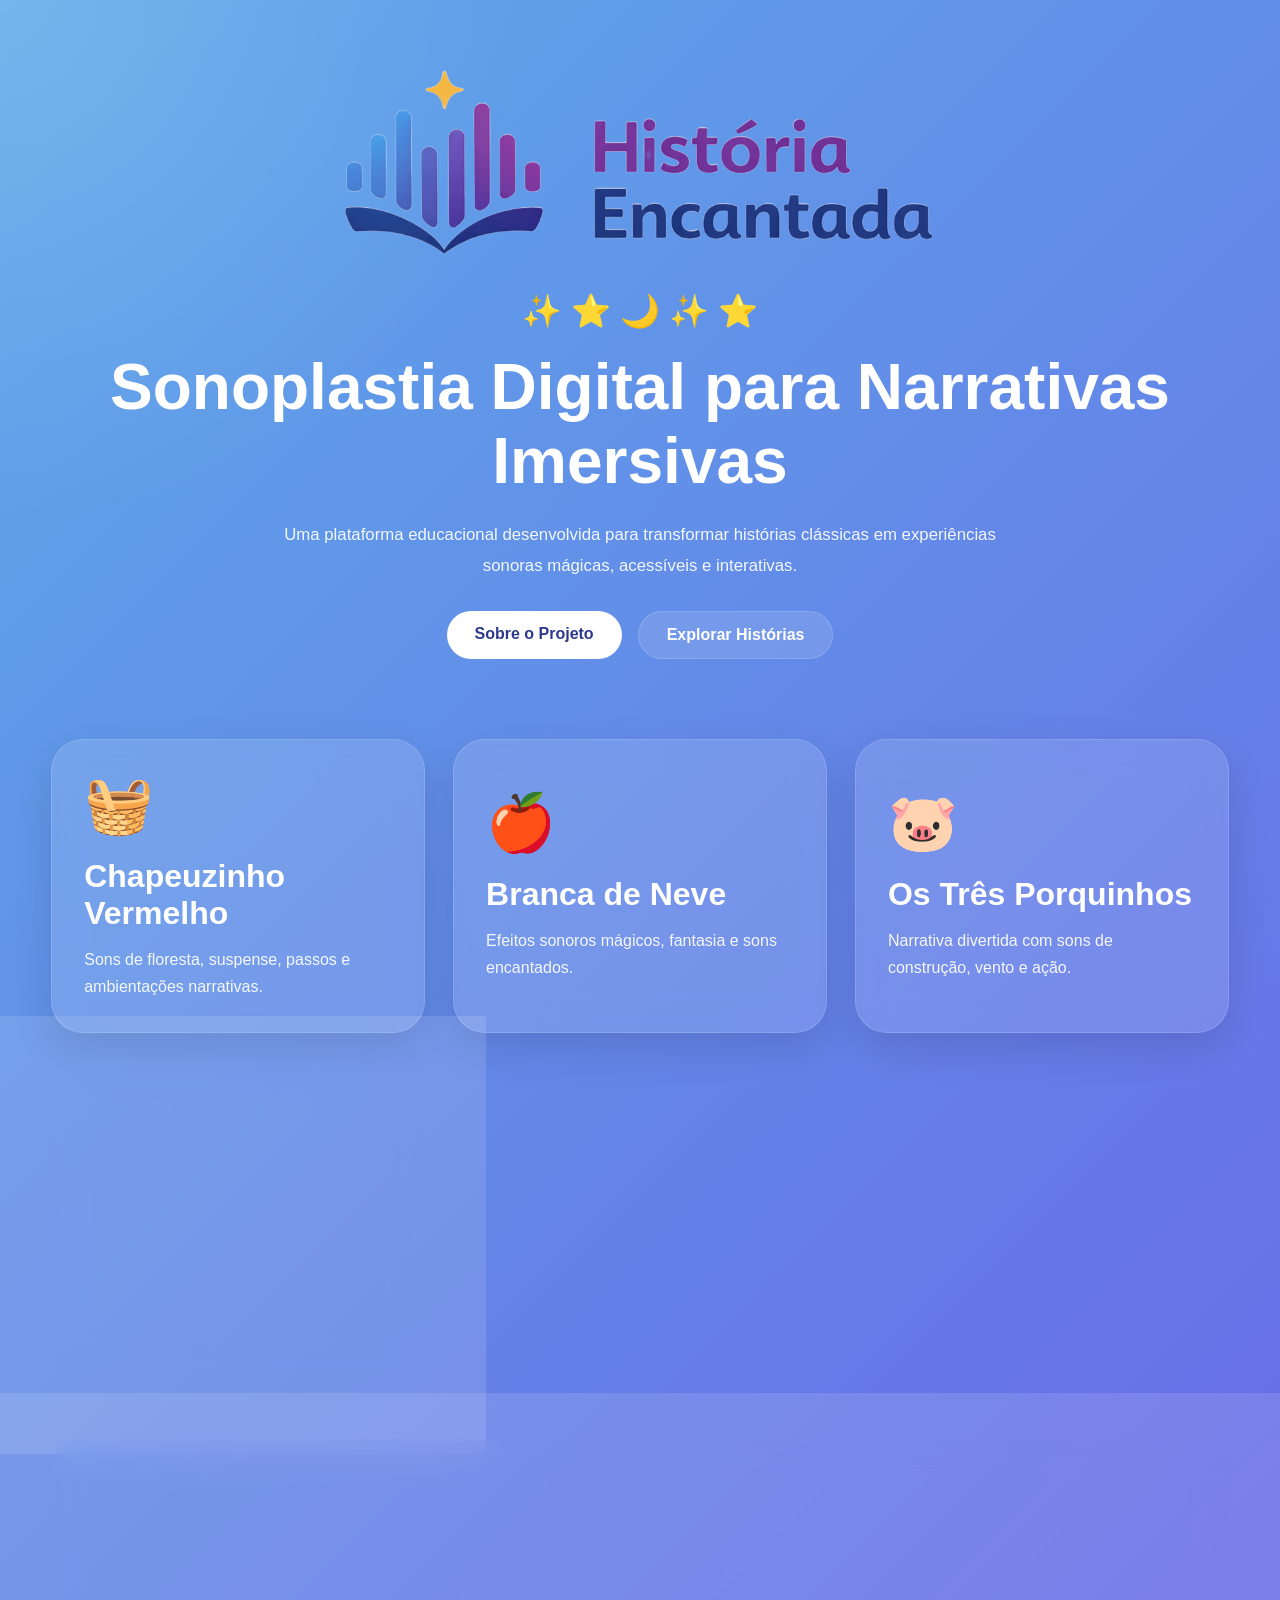
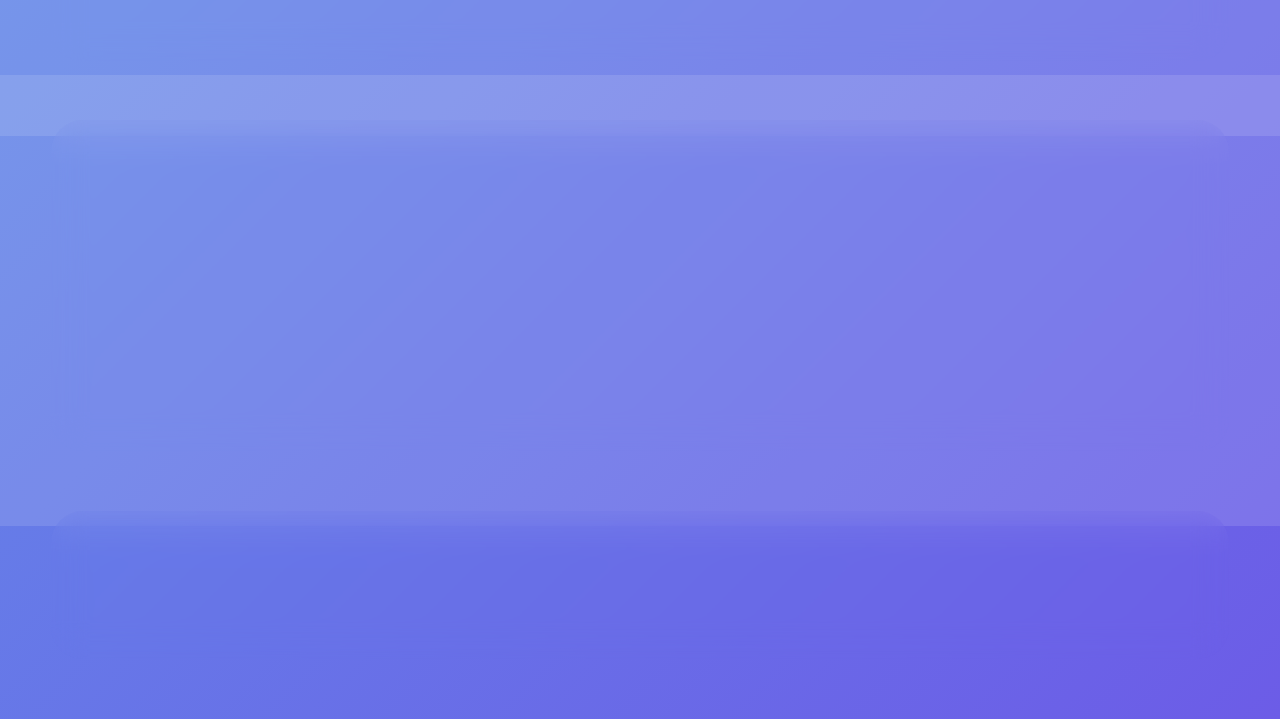
<file: index.html>
<!DOCTYPE html>
<html lang="pt-br">
<head>

<meta charset="UTF-8">
<meta name="viewport" content="width=device-width, initial-scale=1.0">

<title>✨ História Encantada ✨</title>

<link rel="icon" type="image/png" href="assets/images/favicon.png">
<link rel="shortcut icon" href="favicon.ico">

<link rel="stylesheet" href="css/styles.css">

</head>

<body>

<header class="hero">

    <img src="assets/images/logo-completa.png" class="logo">

    <div class="magic-icons">
        ✨ ⭐ 🌙 ✨ ⭐
    </div>

    <h1>Sonoplastia Digital para Narrativas Imersivas</h1>

    <p>
        Uma plataforma educacional desenvolvida para transformar histórias clássicas
        em experiências sonoras mágicas, acessíveis e interativas.
    </p>

    <div class="hero-buttons">

        <a href="sobre.html" class="primary-btn">
            Sobre o Projeto
        </a>

        <a href="#historias" class="secondary-btn">
            Explorar Histórias
        </a>

    </div>

</header>

<main class="container">

<section id="historias" class="stories-grid">

    <!-- CHAPEUZINHO -->

    <a href="chapeuzinho.html" class="story-card">

        <span>🧺</span>

        <h2>Chapeuzinho Vermelho</h2>

        <p>
            Sons de floresta, suspense, passos e ambientações narrativas.
        </p>

    </a>


    <!-- BRANCA DE NEVE -->

    <a href="branca-de-neve.html" class="story-card">

        <span>🍎</span>

        <h2>Branca de Neve</h2>

        <p>
            Efeitos sonoros mágicos, fantasia e sons encantados.
        </p>

    </a>


    <!-- TRÊS PORQUINHOS -->

    <a href="tres-porquinhos.html" class="story-card">

        <span>🐷</span>

        <h2>Os Três Porquinhos</h2>

        <p>
            Narrativa divertida com sons de construção, vento e ação.
        </p>

    </a>


    <!-- RAINHA DA NEVE -->

    <div class="story-card upcoming-card">

        <div class="snow-glow"></div>

        <span class="snow-icon">❄️</span>

        <h2>Rainha da Neve</h2>

        <p>
            Uma nova aventura congelante está chegando ao História Encantada.
        </p>

        <div class="coming-soon">
            EM BREVE
        </div>

    </div>

</section>


<!-- FEEDBACK -->

<section class="feedback-box">

    <h2>Feedback</h2>

    <p>
        Sua opinião ajuda o História Encantada a evoluir como projeto educacional,
        extensionista e tecnológico.
    </p>

    <a href="https://forms.gle/WQecxDYjv3huUNJ18"
    target="_blank"
    class="primary-btn">

        Enviar Feedback

    </a>

</section>


<!-- APOIO AO DESENVOLVEDOR -->

<section class="support-box">

    <h2>🍔 Pague um Hambúrguer ao Desenvolvedor</h2>

    <p>
        Se o História Encantada trouxe magia para sua experiência,
        você pode fortalecer o desenvolvedor para continuar criando
        novas histórias, sons e aventuras ✨
    </p>

    <div class="pix-box">

        <div class="pix-key">
            lucas.barbosa.lins@gmail.com
        </div>

        <button class="copy-pix-btn"
        onclick="copyPix()">

            📋 Copiar Chave PIX

        </button>

    </div>

</section>


<!-- CRÉDITOS -->

<section class="feedback-box">

    <div class="credits">

        Desenvolvido por <strong>Lucas Barbosa Lins</strong><br>

        Curso de Análise e Desenvolvimento de Sistemas • UNINASSAU

    </div>

</section>

</main>

<script src="js/app.js"></script>

</body>
</html>
</file>
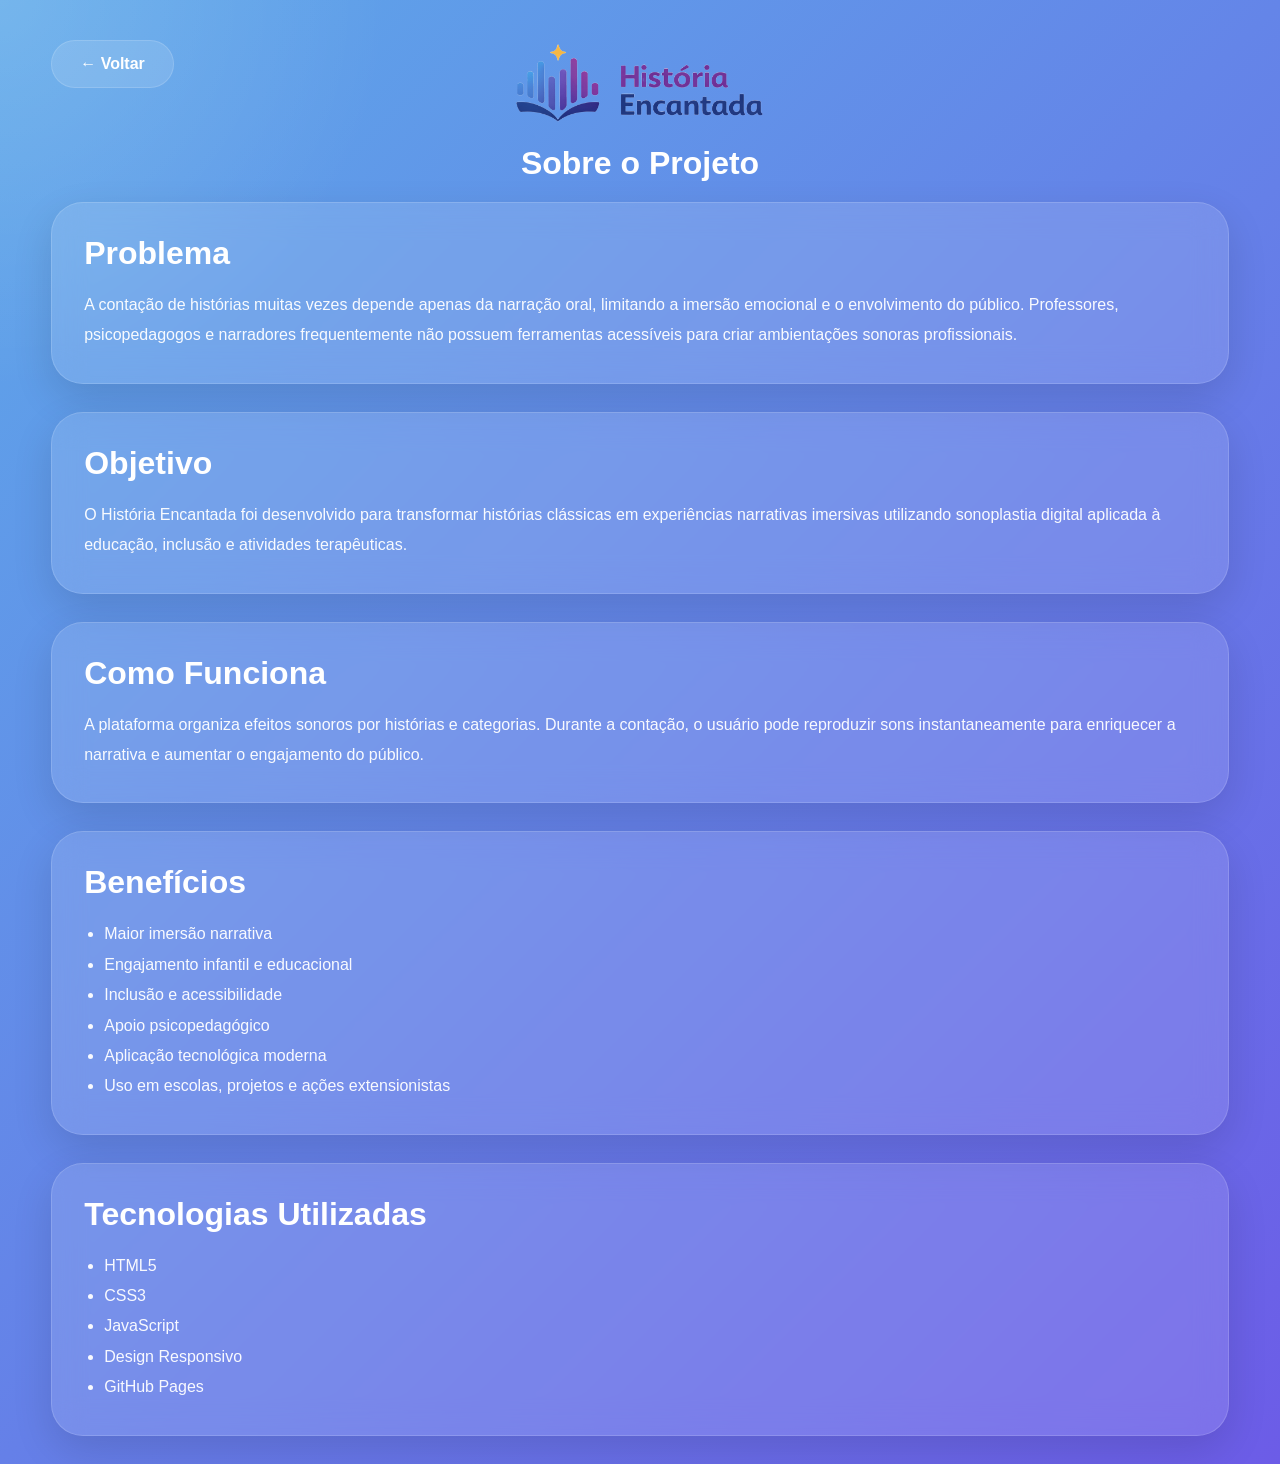
<file: sobre.html>
<!DOCTYPE html>
<html lang="pt-br">
<head>
<meta charset="UTF-8">
<meta name="viewport" content="width=device-width, initial-scale=1.0">

<title>Sobre o Projeto</title>

<link rel="icon" type="image/png" href="assets/images/favicon.png">
<link rel="shortcut icon" href="favicon.ico">

<link rel="stylesheet" href="css/styles.css">
</head>

<body>

<header class="page-header">

<a href="index.html" class="back-button">← Voltar</a>

<div class="page-title">

<img src="assets/images/logo-completa.png" class="logo-small">

<h1>Sobre o Projeto</h1>

</div>

</header>

<main class="container">

<section class="info-box">

<h2>Problema</h2>

<p>
A contação de histórias muitas vezes depende apenas da narração oral, limitando
a imersão emocional e o envolvimento do público. Professores, psicopedagogos
e narradores frequentemente não possuem ferramentas acessíveis para criar
ambientações sonoras profissionais.
</p>

</section>

<section class="info-box">

<h2>Objetivo</h2>

<p>
O História Encantada foi desenvolvido para transformar histórias clássicas
em experiências narrativas imersivas utilizando sonoplastia digital aplicada
à educação, inclusão e atividades terapêuticas.
</p>

</section>

<section class="info-box">

<h2>Como Funciona</h2>

<p>
A plataforma organiza efeitos sonoros por histórias e categorias. Durante a
contação, o usuário pode reproduzir sons instantaneamente para enriquecer
a narrativa e aumentar o engajamento do público.
</p>

</section>

<section class="info-box">

<h2>Benefícios</h2>

<ul>
<li>Maior imersão narrativa</li>
<li>Engajamento infantil e educacional</li>
<li>Inclusão e acessibilidade</li>
<li>Apoio psicopedagógico</li>
<li>Aplicação tecnológica moderna</li>
<li>Uso em escolas, projetos e ações extensionistas</li>
</ul>

</section>

<section class="info-box">

<h2>Tecnologias Utilizadas</h2>

<ul>
<li>HTML5</li>
<li>CSS3</li>
<li>JavaScript</li>
<li>Design Responsivo</li>
<li>GitHub Pages</li>
</ul>

</section>

</main>

<script src="js/app.js"></script>
</body>
</html>
</file>
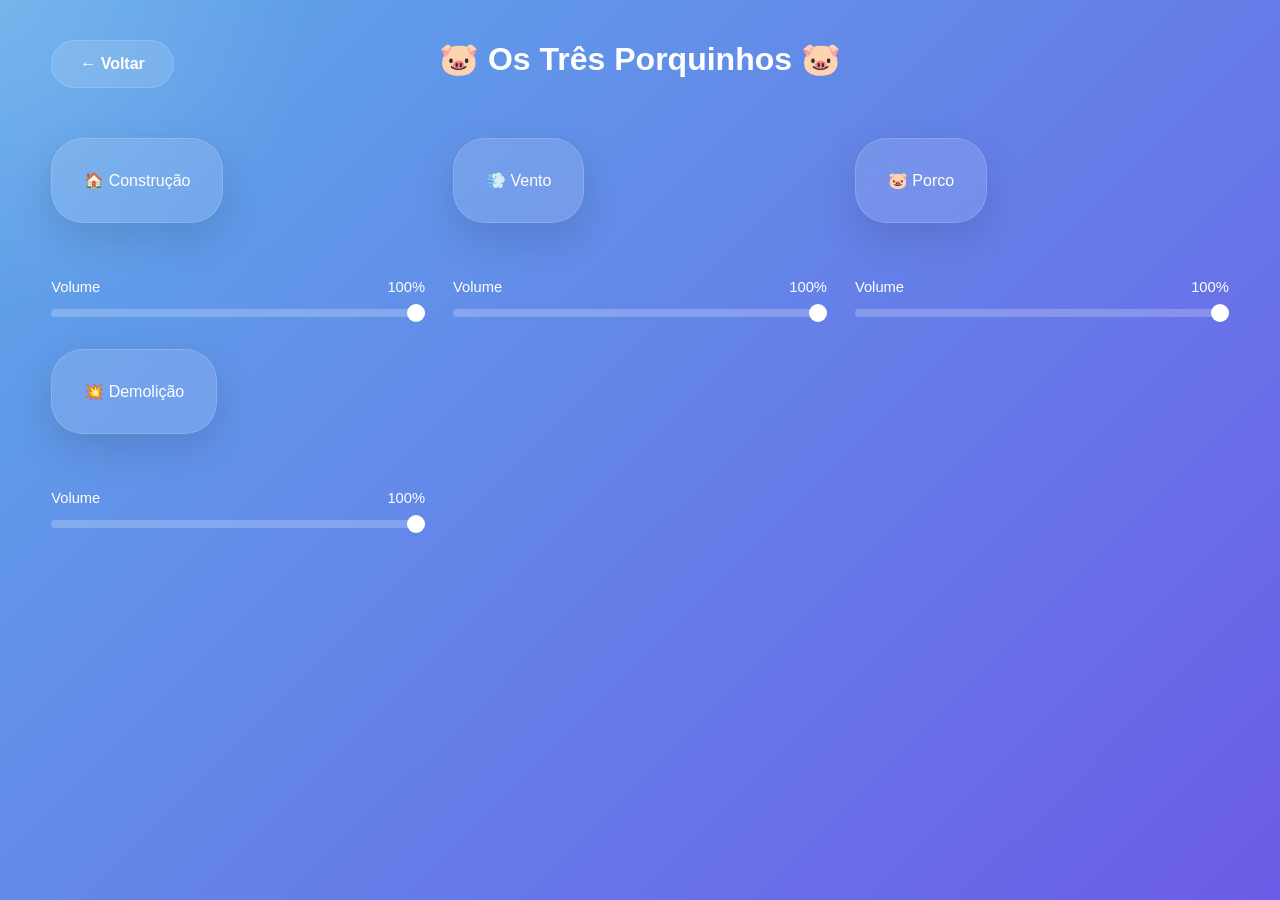
<file: tres-porquinhos.html>
<!DOCTYPE html>
<html lang="pt-br">
<head>

<meta charset="UTF-8">
<meta name="viewport" content="width=device-width, initial-scale=1.0">

<title>🐷 Os Três Porquinhos 🐷</title>

<link rel="icon" type="image/png" href="assets/images/favicon.png">
<link rel="shortcut icon" href="favicon.ico">

<link rel="stylesheet" href="css/styles.css">

</head>

<body>

<header class="page-header">

    <a href="index.html" class="back-button">
        ← Voltar
    </a>

    <div class="page-title">
        <h1>🐷 Os Três Porquinhos 🐷</h1>
    </div>

</header>

<main class="container">

<section class="sounds-grid">

    <!-- CONSTRUÇÃO -->

    <div class="sound-card">

        <button 
        class="sound-button interactive-sound"
        data-audio="assets/sounds/tres-porquinhos/construção.mp3">
            🏠 Construção
        </button>

        <div class="sound-visualizer">
            <span></span>
            <span></span>
            <span></span>
            <span></span>
            <span></span>
        </div>

        <div class="volume-wrapper">

            <label>
                <span>Volume</span>
                <span class="volume-value">100%</span>
            </label>

            <input 
            type="range"
            class="volume-slider"
            min="0"
            max="1"
            step="0.01"
            value="1">

        </div>

    </div>


    <!-- VENTO -->

    <div class="sound-card">

        <button 
        class="sound-button interactive-sound"
        data-audio="assets/sounds/tres-porquinhos/vento.mp3">
            💨 Vento
        </button>

        <div class="sound-visualizer">
            <span></span>
            <span></span>
            <span></span>
            <span></span>
            <span></span>
        </div>

        <div class="volume-wrapper">

            <label>
                <span>Volume</span>
                <span class="volume-value">100%</span>
            </label>

            <input 
            type="range"
            class="volume-slider"
            min="0"
            max="1"
            step="0.01"
            value="1">

        </div>

    </div>


    <!-- LOBO -->

    <div class="sound-card">

        <button 
        class="sound-button interactive-sound"
        data-audio="assets/sounds/tres-porquinhos/porco.mp3">
            🐷 Porco
        </button>

        <div class="sound-visualizer">
            <span></span>
            <span></span>
            <span></span>
            <span></span>
            <span></span>
        </div>

        <div class="volume-wrapper">

            <label>
                <span>Volume</span>
                <span class="volume-value">100%</span>
            </label>

            <input 
            type="range"
            class="volume-slider"
            min="0"
            max="1"
            step="0.01"
            value="1">

        </div>

    </div>


    <!-- DEMOLIÇÃO -->

    <div class="sound-card">

        <button 
        class="sound-button interactive-sound"
        data-audio="assets/sounds/tres-porquinhos/demolição.mp3">
            💥 Demolição
        </button>

        <div class="sound-visualizer">
            <span></span>
            <span></span>
            <span></span>
            <span></span>
            <span></span>
        </div>

        <div class="volume-wrapper">

            <label>
                <span>Volume</span>
                <span class="volume-value">100%</span>
            </label>

            <input 
            type="range"
            class="volume-slider"
            min="0"
            max="1"
            step="0.01"
            value="1">

        </div>

    </div>

</section>

</main>

<script src="js/app.js"></script>

</body>
</html>
</file>
<file: css/styles.css>
:root{
  --blue:#5DA9E9;
  --purple:#6C5CE7;
  --deep:#2D3A8C;
  --gold:#FFC857;
  --white:#ffffff;
  --glass:rgba(255,255,255,0.12);
}

*{
  margin:0;
  padding:0;
  box-sizing:border-box;
}

body{
  font-family:Arial,sans-serif;
  min-height:100vh;
  background:
    radial-gradient(circle at top left, rgba(255,255,255,0.15), transparent 20%),
    linear-gradient(135deg,var(--blue),var(--purple));
  color:white;
}

.container{
  width:min(1180px,92%);
  margin:auto;
}

.hero{
  text-align:center;
  padding:60px 20px 40px;
}

.logo{
  width:min(620px,92%);
  margin:auto;
  display:block;
}

.magic-icons{
  display:flex;
  justify-content:center;
  gap:14px;
  margin-top:20px;
  font-size:2rem;
}

.hero h1{
  font-size:clamp(2.5rem,5vw,5rem);
  margin-top:20px;
}

.hero p{
  max-width:720px;
  margin:22px auto;
  line-height:1.8;
  opacity:0.92;
  font-size:1.05rem;
}

.hero-buttons{
  display:flex;
  justify-content:center;
  gap:16px;
  flex-wrap:wrap;
  margin-top:30px;
}

.primary-btn,
.secondary-btn,
.back-button{
  text-decoration:none;
  padding:14px 28px;
  border-radius:999px;
  font-weight:bold;
  transition:0.3s ease;
}

.primary-btn{
  background:white;
  color:var(--deep);
}

.secondary-btn,
.back-button{
  background:rgba(255,255,255,0.12);
  color:white;
  border:1px solid rgba(255,255,255,0.15);
}

.primary-btn:hover,
.secondary-btn:hover,
.back-button:hover{
  transform:translateY(-4px);
}

.stories-grid,
.sounds-grid{
  display:grid;
  grid-template-columns:repeat(auto-fit,minmax(300px,1fr));
  gap:28px;
  padding:40px 0;
}

.story-card,
.sound-button,
.feedback-box,
.info-box{
  background:var(--glass);
  backdrop-filter:blur(16px);
  border:1px solid rgba(255,255,255,0.15);
  border-radius:32px;
  padding:32px;
  box-shadow:0 15px 40px rgba(0,0,0,0.12);
}

.story-card{
  color:white;
  text-decoration:none;
  transition:0.3s ease;
  min-height:260px;
  display:flex;
  flex-direction:column;
  justify-content:center;
}

.story-card:hover{
  transform:translateY(-8px);
}

.story-card span{
  font-size:3.5rem;
}

.story-card h2{
  margin:20px 0 14px;
  font-size:2rem;
}

.story-card p{
  line-height:1.7;
  opacity:0.92;
}

.feedback-box{
  text-align:center;
  margin:20px 0 60px;
}

.feedback-box h2{
  margin-bottom:18px;
  font-size:2.2rem;
}

.feedback-box p{
  max-width:700px;
  margin:0 auto 22px;
  line-height:1.8;
}

.credits{
  margin-top:28px;
  opacity:0.88;
  line-height:1.7;
}

.page-header{
  width:min(1180px,92%);
  margin:auto;
  padding:40px 0 20px;
  position:relative;
}

.back-button{
  position:absolute;
  left:0;
  top:40px;
}

.page-title{
  text-align:center;
}

.logo-small{
  width:260px;
  max-width:90%;
  display:block;
  margin:0 auto 16px;
}

.info-box{
  margin-bottom:28px;
}

.info-box h2{
  margin-bottom:18px;
  font-size:2rem;
}

.info-box p,
.info-box li{
  line-height:1.9;
  opacity:0.95;
}

.info-box ul{
  padding-left:20px;
}

.sound-button{
  color:white;
  font-size:1rem;
  cursor:pointer;
  transition:0.3s ease;
}

.sound-button:hover{
  transform:translateY(-5px);
}

@media(max-width:768px){

  .hero{
    padding-top:40px;
  }

  .hero h1{
    font-size:2.4rem;
  }

  .stories-grid,
  .sounds-grid{
    grid-template-columns:1fr;
  }

  .story-card,
  .sound-button,
  .feedback-box,
  .info-box{
    padding:24px;
  }

  .back-button{
    position:relative;
    top:auto;
    left:auto;
    display:inline-block;
    margin-bottom:24px;
  }

  .page-title{
    margin-top:10px;
  }

}


/* ===== SISTEMA INTERATIVO DE SOM ===== */

.sound-card{
  position:relative;
}

.sound-button.playing{
  animation:buttonPulse 1.6s infinite;
  transform:translateY(-3px);
}

.sound-card.active{
  box-shadow:0 0 30px rgba(255,255,255,0.28);
}

.sound-visualizer{
  display:flex;
  justify-content:center;
  gap:4px;
  margin-top:14px;
  opacity:0;
  transition:0.3s ease;
  height:24px;
}

.sound-card.active .sound-visualizer{
  opacity:1;
}

.sound-visualizer span{
  width:6px;
  border-radius:999px;
  background:white;
  animation:visualizer 1s infinite ease-in-out;
}

.sound-visualizer span:nth-child(1){height:10px; animation-delay:0s;}
.sound-visualizer span:nth-child(2){height:18px; animation-delay:0.2s;}
.sound-visualizer span:nth-child(3){height:12px; animation-delay:0.4s;}
.sound-visualizer span:nth-child(4){height:20px; animation-delay:0.1s;}
.sound-visualizer span:nth-child(5){height:14px; animation-delay:0.3s;}

.volume-wrapper{
  margin-top:18px;
}

.volume-wrapper label{
  display:flex;
  justify-content:space-between;
  margin-bottom:8px;
  font-size:0.92rem;
}

.volume-slider{
  width:100%;
  appearance:none;
  height:8px;
  border-radius:999px;
  background:rgba(255,255,255,0.22);
}

.volume-slider::-webkit-slider-thumb{
  appearance:none;
  width:18px;
  height:18px;
  border-radius:50%;
  background:white;
  cursor:pointer;
}

@keyframes buttonPulse{
  0%{box-shadow:0 0 0 rgba(255,255,255,0.1);}
  50%{box-shadow:0 0 24px rgba(255,255,255,0.6);}
  100%{box-shadow:0 0 0 rgba(255,255,255,0.1);}
}

@keyframes visualizer{
  0%{transform:scaleY(0.5);}
  50%{transform:scaleY(1.5);}
  100%{transform:scaleY(0.5);}
}

/* CORREÇÃO BOTÃO VOLTAR */

.page-header{
  position:relative;
}

.back-button{
  position:absolute !important;
  left:0 !important;
  top:40px !important;
  z-index:5;
}

@media(max-width:768px){

  .back-button{
    position:relative !important;
    left:auto !important;
    top:auto !important;
    display:inline-block;
    margin-bottom:20px;
  }

}

/* ===== RAINHA DA NEVE ===== */

.upcoming-card{
  position:relative;
  overflow:hidden;
  cursor:default;
}

.upcoming-card:hover{
  transform:translateY(-8px) scale(1.02);
}

.snow-icon{
  display:block;
  font-size:4rem;
  animation:snowFloat 3s ease-in-out infinite;
}

.coming-soon{
  margin-top:22px;
  display:inline-block;
  padding:10px 18px;
  border-radius:999px;

  background:rgba(255,255,255,0.18);

  border:1px solid rgba(255,255,255,0.22);

  font-size:0.9rem;
  font-weight:bold;
  letter-spacing:1px;
}

.snow-glow{
  position:absolute;

  width:180px;
  height:180px;

  background:rgba(255,255,255,0.12);

  border-radius:50%;

  top:-60px;
  right:-60px;

  filter:blur(12px);

  animation:iceGlow 4s ease-in-out infinite;
}

@keyframes snowFloat{

  0%{
    transform:translateY(0px);
  }

  50%{
    transform:translateY(-8px);
  }

  100%{
    transform:translateY(0px);
  }

}

@keyframes iceGlow{

  0%{
    opacity:0.4;
    transform:scale(1);
  }

  50%{
    opacity:0.8;
    transform:scale(1.1);
  }

  100%{
    opacity:0.4;
    transform:scale(1);
  }

}


/* ===== APOIO AO DESENVOLVEDOR ===== */

.support-box{

  margin:0 0 60px;

  padding:36px;

  text-align:center;

  background:var(--glass);

  backdrop-filter:blur(16px);

  border:1px solid rgba(255,255,255,0.15);

  border-radius:32px;

  box-shadow:0 15px 40px rgba(0,0,0,0.12);

}

.support-box h2{

  margin-bottom:18px;

  font-size:2rem;

}

.support-box p{

  max-width:720px;

  margin:auto;

  line-height:1.8;

  opacity:0.92;

}

.pix-box{

  margin-top:28px;

}

.pix-key{

  background:rgba(255,255,255,0.14);

  padding:18px;

  border-radius:18px;

  margin-bottom:16px;

  font-weight:bold;

  word-break:break-word;

  border:1px solid rgba(255,255,255,0.12);

}

.copy-pix-btn{

  border:none;

  background:white;

  color:var(--deep);

  padding:14px 24px;

  border-radius:999px;

  font-weight:bold;

  cursor:pointer;

  transition:0.3s ease;

}

.copy-pix-btn:hover{

  transform:translateY(-4px);

  box-shadow:0 10px 25px rgba(255,255,255,0.22);

}


/* ===== RESPONSIVIDADE EXTRA ===== */

@media(max-width:768px){

  .support-box{

    padding:26px;

  }

  .support-box h2{

    font-size:1.6rem;

  }

  .pix-key{

    font-size:0.92rem;

  }

}

/* ===== POPUP MÁGICO ===== */

.magic-popup{

  position:fixed;

  bottom:30px;
  right:30px;

  z-index:9999;

  display:flex;
  align-items:center;
  gap:14px;

  padding:18px 24px;

  border-radius:24px;

  background:rgba(255,255,255,0.14);

  backdrop-filter:blur(18px);

  border:1px solid rgba(255,255,255,0.18);

  box-shadow:0 15px 40px rgba(0,0,0,0.18);

  opacity:0;

  transform:
    translateY(30px)
    scale(0.95);

  transition:0.4s ease;

}

.magic-popup.show{

  opacity:1;

  transform:
    translateY(0)
    scale(1);

}

.magic-popup-icon{

  font-size:1.8rem;

  animation:popupSparkle 1.6s infinite;

}

.magic-popup-text{

  font-weight:bold;

  line-height:1.5;

}

@keyframes popupSparkle{

  0%{
    transform:scale(1) rotate(0deg);
  }

  50%{
    transform:scale(1.2) rotate(12deg);
  }

  100%{
    transform:scale(1) rotate(0deg);
  }

}

@media(max-width:768px){

  .magic-popup{

    left:20px;
    right:20px;
    bottom:20px;

  }

}
</file>
